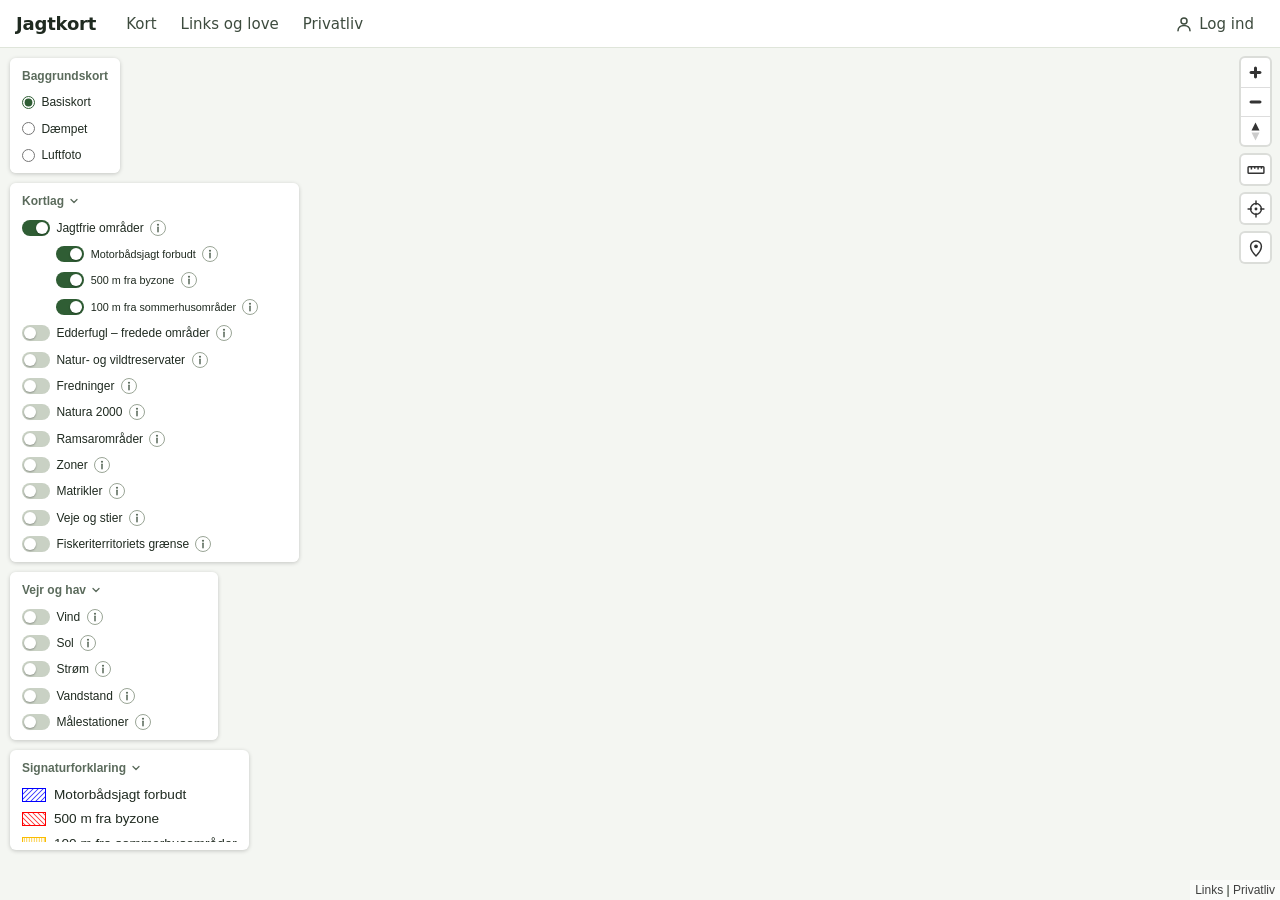
<file: index.html>
<!doctype html>
<html lang="da">
  <head>
    <meta charset="UTF-8" />
    <meta name="viewport" content="width=device-width, initial-scale=1.0" />
    <title>Jagtkort – jagtfrie områder, reservater og matrikler i Danmark</title>
    <meta
      name="description"
      content="Gratis jagtkort over Danmark: jagtfrie områder, natur- og vildtreservater, fredninger, Natura 2000, byzoner, matrikler, veje og vindprognose på ét kort."
    />
    <meta property="og:type" content="website" />
    <meta property="og:locale" content="da_DK" />
    <meta property="og:site_name" content="Jagtkort" />
    <meta property="og:title" content="Jagtkort – jagtfrie områder, reservater og matrikler i Danmark" />
    <meta
      property="og:description"
      content="Gratis jagtkort over Danmark: jagtfrie områder, natur- og vildtreservater, fredninger, Natura 2000, byzoner, matrikler, veje og vindprognose på ét kort."
    />
    <meta property="og:url" content="https://jagtkort.dk/" />
    <script type="module" crossorigin src="./assets/index-DFAUlgIz.js"></script>
    <link rel="stylesheet" crossorigin href="./assets/index-CsdCX6Qp.css">
  </head>
  <body>
    <div id="root"></div>
  </body>
</html>
</file>
<file: assets/index-CsdCX6Qp.css>
:root{color-scheme:light;font-family:system-ui,-apple-system,Segoe UI,Roboto,sans-serif;color:#1f2a20;background:#f4f6f2;--forecast-card-height: 5.5rem}*{box-sizing:border-box}body{margin:0}.map-panels{position:absolute;top:10px;left:10px;display:flex;flex-direction:column;align-items:flex-start;gap:10px;max-height:calc(100% - 20px - 2.5rem)}.map-panels.is-closed>:not(.map-panels-toggle){display:none}@media (max-width: 600px),(max-height: 500px){.map-panels{top:0;left:0;max-height:calc(100% - 2.5rem);padding:10px;overflow-y:auto}.map-panels .map-panel-legend{flex-shrink:0}.map-panels:has(~.forecast-card){max-height:calc(100% - 6.25rem - var(--forecast-card-height))}}.map-panel{display:flex;flex-direction:column;flex-shrink:0;gap:.4rem;min-width:0;margin:0;padding:.5rem .75rem;border:0;border-radius:6px;background:#fff;box-shadow:0 1px 4px #0003;accent-color:#2f5d34}.map-panel-legend{flex-shrink:1;min-height:2rem}.map-panel legend,.map-panel-heading{float:left;margin:0;padding:0;font-size:.75rem;font-weight:600;color:#5b6b5c}.map-panel-toggle{display:flex;gap:.25rem;align-items:center;padding:0;border:0;background:none;color:inherit;font:inherit;cursor:pointer}.map-panel-toggle svg{transition:transform .15s ease}.map-panel-toggle[aria-expanded=false] svg{transform:rotate(-90deg)}.map-panel-toggle:focus-visible{outline:2px solid #2f5d34;outline-offset:2px}.map-panel-body{display:flex;flex-direction:column;gap:.4rem}.map-panel label{display:flex;gap:.4rem;align-items:center;cursor:pointer}.map-panel input{margin:0}.map-panel-row{position:relative;display:flex;gap:.4rem;align-items:center}.map-info-button{-webkit-appearance:none;-moz-appearance:none;appearance:none;display:grid;place-items:center;width:1rem;height:1rem;padding:0;border:1px solid #9aa596;border-radius:50%;background:#fff;color:#5b6b5c;cursor:pointer}.map-info-button svg{width:100%;height:100%}.map-info-button:hover,.map-info-button[aria-expanded=true]{border-color:#2f5d34;background:#2f5d34;color:#fff}.map-info-button:focus-visible{outline:2px solid #2f5d34;outline-offset:2px}.map-info-box{position:absolute;z-index:1;top:-.5rem;left:calc(100% + .75rem + 10px);width:max-content;max-width:16rem;padding:.6rem .75rem;border-radius:6px;background:#fff;box-shadow:0 1px 4px #0003;font-size:.85rem;line-height:1.4}@media (max-width: 600px),(max-height: 500px){.map-info-box{top:calc(100% + .3rem);left:0;width:auto;max-width:none;right:0}}.map-info-box p{margin:0 0 .3rem}.map-info-box a{color:#2f5d34}.visually-hidden{position:absolute;width:1px;height:1px;overflow:hidden;clip:rect(0 0 0 0);white-space:nowrap}.map-panel-status{display:grid;margin-left:auto;padding-left:.5rem;color:#888}.map-panel-status>*{grid-area:1 / 1;justify-self:end;display:flex;align-items:center;gap:.35em;visibility:hidden}.map-panel-status>.is-current{visibility:visible}.map-panel-spinner{width:1.1em;height:1.1em;border:2px solid #c9d1c4;border-top-color:#2f5d34;border-radius:50%;animation:map-panel-spin .8s linear infinite}@keyframes map-panel-spin{to{transform:rotate(360deg)}}.map-panel-parts{display:flex;flex-direction:column;gap:.4rem;padding-left:2.15rem;font-size:.9em}.map-panel-subheading{margin:.2rem 0 0;font-size:.7rem;font-weight:600;color:#5b6b5c}.map-legend{display:flex;flex-direction:column;gap:.3rem;min-height:0;margin:0;padding:0;overflow-y:auto;font-size:.85rem;list-style:none}.map-legend li{display:flex;flex:none;gap:.5rem;align-items:center}.area-swatch{flex:none;width:24px;height:14px;border:1.25px solid}.line-swatch{flex:none;width:24px;height:14px}.switch{-webkit-appearance:none;-moz-appearance:none;appearance:none;position:relative;flex:none;width:1.75rem;height:1rem;border-radius:.5rem;background:#c9d1c4;cursor:pointer;transition:background-color .15s ease}.switch:before{content:"";position:absolute;top:2px;left:2px;width:calc(1rem - 4px);height:calc(1rem - 4px);border-radius:50%;background:#fff;box-shadow:0 1px 2px #0000004d;transition:transform .15s ease}.switch:checked{background:#2f5d34}.switch:checked:before{transform:translate(.75rem)}.switch:focus-visible{outline:2px solid #2f5d34;outline-offset:2px}.maplibregl-ctrl-group .tool-button{display:flex;align-items:center;justify-content:center;color:#333}.maplibregl-ctrl-group .tool-button[aria-pressed=true]{background:#2f5d34;color:#fff}.measure-point{width:12px;height:12px;border:2px solid #000;border-radius:50%;background:#fff;cursor:pointer}.tool-card{position:absolute;bottom:4.5rem;left:50%;transform:translate(-50%);display:flex;gap:.75rem;align-items:center;padding:.5rem .75rem;border-radius:6px;background:#fff;box-shadow:0 1px 4px #0003;white-space:nowrap}.measure-card span{min-width:10.5em;font-variant-numeric:tabular-nums}.tool-card button{padding:.2rem .5rem;border:1px solid #c9d1c4;border-radius:4px;background:#fff;font:inherit;cursor:pointer}.inspect-point{width:12px;height:12px;border:2px solid #fff;border-radius:50%;background:#2f5d34;box-shadow:0 0 0 1px #0006}.inspect-panel{position:absolute;top:10px;right:49px;width:20rem;max-height:calc(100% - 20px - 2.5rem);overflow-y:auto;padding:.6rem .75rem;border-radius:6px;background:#fff;box-shadow:0 1px 4px #0003}@media (max-width: 800px){.inspect-panel{top:auto;right:10px;bottom:4.5rem;left:10px;width:auto;max-height:45%}.forecast-card~.inspect-panel{bottom:calc(6.25rem + var(--forecast-card-height) + .5rem);max-height:35%}}.inspect-header{display:flex;flex-wrap:wrap;gap:.4rem;align-items:flex-start;margin-bottom:.5rem}.inspect-share,.inspect-close{flex:none;height:1.75rem;padding:0 .5rem;border:1px solid #c9d1c4;border-radius:4px;background:#fff;color:inherit;font:inherit;cursor:pointer}.inspect-close{width:1.75rem;padding:0 0 .1rem;font-size:1.25rem;line-height:1}.inspect-share:focus-visible,.inspect-close:focus-visible{outline:2px solid #2f5d34;outline-offset:2px}.inspect-link{order:1;flex:0 0 100%;min-width:0;padding:.2rem .4rem;border:1px solid #c9d1c4;border-radius:4px;font:inherit}.inspect{font-size:.85rem;line-height:1.35}.inspect small{display:block;color:#5b6b5c}.inspect a{color:#2f5d34}.inspect-position{flex:1;margin:0;font-variant-numeric:tabular-nums}.inspect dl{display:grid;grid-template-columns:auto 1fr;gap:.35rem .75rem;margin:0}.inspect dt{color:#5b6b5c}.inspect dd{margin:0}.inspect-item{display:block}.inspect-item+.inspect-item{margin-top:.25rem}.hunting-rules dl{display:block}.hunting-rule-row{display:grid;grid-template-columns:minmax(0,1fr) minmax(0,2fr);gap:.35rem;margin-bottom:.35rem}.hunting-rule-row dt{overflow-wrap:anywhere}.inspect h3{margin:.7rem 0 .35rem;padding-top:.5rem;border-top:1px solid #e3e8df;font-size:inherit}.inspect-areas{display:flex;flex-direction:column;gap:.35rem;margin:0;padding:0;list-style:none}.inspect-areas li{display:flex;gap:.5rem;align-items:flex-start}.inspect-areas .area-swatch{margin-top:.1rem}.inspect-rule{color:#5b6b5c;font-size:.8rem}.inspect-rule summary{cursor:pointer}.inspect-rule p{margin:.2rem 0 .3rem;white-space:pre-line}.inspect-areas+.inspect-areas,.inspect-areas+.inspect-note{margin-top:.35rem}.inspect-note{margin:0;color:#5b6b5c}.inspect-pending{display:flex;gap:.35em;align-items:center;color:#888}.water-level{margin:.35rem 0 0}.water-level-readout{margin:0 0 .15rem;font-variant-numeric:tabular-nums}.water-level svg{display:block;width:100%;height:auto;touch-action:pan-y;font-size:9px;fill:#5b6b5c}.water-level-grid{stroke:#e3e8df}.water-level-normal{stroke:#9aa596}.water-level-now{stroke:#2f5d34;stroke-dasharray:2 2}.water-level-pointer{stroke:#444}.water-level-slider{stroke:#2f5d34;stroke-width:1.5}.water-level-measured,.water-level-forecast{fill:none;stroke-width:1.75;stroke-linejoin:round}.water-level-measured{stroke:#0b2a6b}.water-level-forecast{stroke:#e0662b;stroke-dasharray:4 3}.water-level figcaption{display:flex;flex-wrap:wrap;gap:.2rem .4rem;align-items:center;font-size:.75rem;color:#5b6b5c}.water-level-key{display:inline-block;width:18px;border-top:2px solid #0b2a6b}.water-level-key-forecast{margin-left:.4rem;border-top:2px dashed #e0662b}.water-level-key-slider{width:2px;height:.75rem;margin-left:.4rem;border-top:0;background:#2f5d34}.water-level-note{margin-top:.3rem;font-size:.75rem}.inspect-credits{margin:.6rem 0 0;font-size:.7rem;color:#5b6b5c}.inspect-credits a{color:inherit}.forecast-card{position:absolute;bottom:6.25rem;left:50%;transform:translate(-50%);width:min(24rem,calc(100% - 20px));padding:.5rem .75rem;border-radius:6px;background:#fff;box-shadow:0 1px 4px #0003}.forecast-card~.tool-card{bottom:calc(6.25rem + var(--forecast-card-height) + .5rem)}.forecast-card-time{display:flex;align-items:center;height:1.75rem;font-variant-numeric:tabular-nums}.forecast-card-time output{flex:1;text-align:center}.forecast-card-time button{width:1.75rem;height:1.75rem;padding:0 0 .15rem;border:1px solid #c9d1c4;border-radius:4px;background:#fff;color:inherit;font:inherit;font-size:1.25rem;line-height:1;cursor:pointer}.forecast-card-time button:disabled{color:#c9d1c4;cursor:default}.forecast-card-time .forecast-now{width:auto;margin-left:.4rem;padding:0 .5rem;font-size:.8rem}.forecast-slider-track{position:relative}.forecast-daylight{position:absolute;top:calc(50% - 3px);right:.625rem;left:.625rem;height:6px;border-radius:3px}.point-card{margin-bottom:.35rem;padding-bottom:.35rem;border-bottom:1px solid #e3e8df}.point-where{display:flex;gap:.5rem;align-items:center;justify-content:space-between;margin:0 0 .15rem;font-size:.7rem;color:#5b6b5c}.point-where a{color:inherit}.point-summary{flex:1;overflow:hidden;font-size:.8rem;color:#1f2a20;white-space:nowrap;text-overflow:ellipsis;font-variant-numeric:tabular-nums}.point-row{display:grid;grid-template-columns:2.4rem minmax(0,1fr) 5rem;gap:.4rem;align-items:center;min-height:1.6rem;font-size:.8rem;font-variant-numeric:tabular-nums}.point-text{white-space:normal}.point-big{font-weight:600;text-align:center;white-space:nowrap}.point-note{color:#888}.point-times{font-size:.7rem;color:#5b6b5c;text-align:right;white-space:normal}.dial{justify-self:center;width:1.5rem;height:1.5rem}.dial-rim{fill:#fff;stroke:#c9d1c4}.dial-north{stroke:#1f2a20;stroke-width:1.5}.dial-arrow{fill:none;stroke:#1f2a20;stroke-width:1.75;stroke-linecap:round;stroke-linejoin:round}.dial-sun{fill:#f6c445;stroke:#c98a00}.dial:has(.dial-sun) .dial-arrow{stroke:#c98a00}.dial.is-down .dial-sun{fill:#c9d1c4;stroke:#9aa596}.spark{display:block;width:100%;height:1.25rem}.spark path{fill:none;vector-effect:non-scaling-stroke}.spark-line{stroke:#2f5d34;stroke-width:1.5}.spark-other{stroke:#9aa596;stroke-width:1}.spark-zero{stroke:#c9d1c4;stroke-dasharray:2 2}.spark-hour{stroke:#e0662b;stroke-width:1.5}.forecast-slider{position:relative;-webkit-appearance:none;-moz-appearance:none;appearance:none;display:block;width:100%;height:1.75rem;margin:0;background:none;cursor:pointer}.forecast-slider::-webkit-slider-runnable-track{height:4px;border-radius:2px;background:transparent}.forecast-slider::-moz-range-track{height:4px;border-radius:2px;background:transparent}.forecast-slider::-webkit-slider-thumb{-webkit-appearance:none;-moz-appearance:none;appearance:none;width:1.25rem;height:1.25rem;margin-top:calc(2px - .625rem);border:2px solid #fff;border-radius:50%;background:#2f5d34;box-shadow:0 1px 2px #0000004d}.forecast-slider::-moz-range-thumb{box-sizing:border-box;width:1.25rem;height:1.25rem;border:2px solid #fff;border-radius:50%;background:#2f5d34;box-shadow:0 1px 2px #0000004d}.forecast-slider:focus-visible{outline:2px solid #2f5d34;outline-offset:2px}.forecast-days{position:relative;height:1rem;margin:0 .625rem;font-size:.7rem;line-height:1rem;color:#5b6b5c}.forecast-days span{position:absolute;top:0;height:100%;padding-left:.25rem;border-left:1px solid #9aa596;white-space:nowrap}.sun-compass{position:absolute;top:50%;left:50%;transform:translate(-50%,-50%);pointer-events:none}.sun-compass svg{display:block;font-size:11px;font-weight:600;filter:drop-shadow(0 0 1px #fff) drop-shadow(0 0 1px #fff)}.sun-compass line,.sun-ring,.sun-path{fill:none;stroke-linecap:round}.sun-ring{stroke:#2828288c;stroke-width:1.25;stroke-dasharray:3 3}.sun-path{stroke:#f1d184;stroke-width:2.5;stroke-dasharray:1 4}.sun-rise,.sun-set{stroke-width:2.5}.sun-rise{stroke:#e0862b}.sun-set{stroke:#9b3d6e}.sun-light{stroke:#e7a21b;stroke-width:3.5}.sun-light-head{fill:#e7a21b}.sun-shadow{stroke:#1f2a20b3;stroke-width:5}.sun-disc{fill:#f6c445;stroke:#fff;stroke-width:2}.sun-disc.is-down{fill:#9aa596}.sun-centre{fill:#1f2a20;stroke:#fff;stroke-width:1.5}.sun-label,.sun-north{fill:#1f2a20;stroke:#fff;stroke-width:3px;stroke-linejoin:round;paint-order:stroke}.sun-north{font-size:9px}.page{max-width:1100px;margin:0 auto;padding:3rem 1.25rem 4rem}.page__header h1{margin:0 0 .25rem;font-size:2.25rem;letter-spacing:-.02em}.page__header p{margin:0 0 2rem;color:#5b6b5c}.cards{list-style:none;margin:0;padding:0;display:grid;gap:1.5rem;grid-template-columns:repeat(auto-fill,minmax(280px,1fr))}.cards li{position:relative;transition:transform .15s ease}.cards li:hover,.cards li:has(:focus-visible){transform:translateY(-3px)}.card{display:flex;flex-direction:column;height:100%;overflow:hidden;border-radius:12px;background:#fff;color:inherit;text-decoration:none;box-shadow:0 1px 2px #1f2a2014,0 8px 24px #1f2a200f;transition:box-shadow .15s ease}.cards li:hover .card,.card:focus-visible{box-shadow:0 2px 4px #1f2a201a,0 14px 32px #1f2a201f}.card__image{display:block;width:100%;aspect-ratio:16 / 10;object-fit:cover;background:#e3e8df}.card__credit{position:absolute;top:0;right:0;margin:0;padding:.1rem .45rem;border-radius:0 12px 0 6px;font-size:.6875rem;color:#fff;background:#1f2a20cc}.card__credit a{color:inherit;text-decoration:none}.card__credit a:hover{text-decoration:underline}.card__body{padding:1rem 1.1rem 1.25rem}.card__body h2{margin:0 0 .35rem;font-size:1.1rem}.card__body p{margin:0;font-size:.9rem;line-height:1.45;color:#5b6b5c}.about{max-width:44rem;margin-top:3rem}.about h2{margin:0 0 .25rem;font-size:1.5rem}.about p{margin:0 0 .75rem;color:#5b6b5c;line-height:1.5}.about a{color:#2f5d34}.laws{margin-top:3rem}.laws h2{margin:0 0 .25rem;font-size:1.5rem}.laws p{margin:0 0 1rem;color:#5b6b5c}.laws ul{margin:0;padding:0;list-style:none;border-radius:12px;background:#fff;box-shadow:0 1px 2px #1f2a2014,0 8px 24px #1f2a200f}.laws li{display:flex;flex-wrap:wrap;justify-content:space-between;gap:.25rem 1rem;padding:.85rem 1.1rem}.laws li+li{border-top:1px solid #e3e8df}.laws a{color:#2f5d34;font-weight:600;text-decoration:none}.laws a:hover,.laws a:focus-visible{text-decoration:underline}.laws__ref{font-size:.85rem;color:#5b6b5c}.page__footer{margin-top:3rem;padding-top:1rem;border-top:1px solid #dfe5da;font-size:.75rem;line-height:1.5;color:#5b6b5c}.page__footer a{color:inherit}.page__header a,.text a{color:#2f5d34}.text{max-width:44rem;line-height:1.55}.text p{margin:0 0 .75rem}.site--map{display:flex;flex-direction:column;height:100vh;height:100dvh}.site--map .site-content{position:relative;flex:1;min-height:0}.site-header{position:relative;z-index:3;display:flex;align-items:center;gap:1.25rem;height:3rem;padding:0 1rem;background:#fff;border-bottom:1px solid #dfe5da}.site-header-brand{font-size:1.125rem;font-weight:700;letter-spacing:-.01em;color:inherit;text-decoration:none}.site-header svg{flex-shrink:0;fill:none;stroke:currentColor;stroke-width:2;stroke-linecap:round}.site-header-nav{display:flex;flex:1;align-items:center;gap:.25rem;min-width:0}.site-header-nav ul{display:flex;gap:.25rem;margin:0;padding:0;list-style:none}.site-header-nav a{display:flex;align-items:center;gap:.375rem;padding:.375rem .625rem;border-radius:6px;font-size:.9375rem;color:#3d4b3e;text-decoration:none;white-space:nowrap}.site-header-nav a:hover{background:#eef2ea}.site-header-nav a[aria-current=page]{font-weight:600;color:#2f5d34;background:#e3ecdd}.site-header a:focus-visible,.site-header-toggle:focus-visible{outline:2px solid #2f5d34;outline-offset:2px}.site-header-account{min-width:0;max-width:18rem;margin-left:auto}.site-header-account span{overflow:hidden;text-overflow:ellipsis}.site-header-toggle{display:none;align-items:center;justify-content:center;width:2.25rem;height:2.25rem;margin-left:auto;padding:0;border:0;border-radius:6px;color:inherit;background:none;cursor:pointer}.site-header-toggle:hover{background:#eef2ea}@media (max-width: 600px){.site-header-toggle{display:flex}.site-header-nav{position:absolute;top:100%;left:0;right:0;display:none;flex-direction:column;align-items:stretch;padding:.5rem;background:#fff;border-bottom:1px solid #dfe5da;box-shadow:0 6px 12px #0000001f}.site-header-nav.is-open{display:flex}.site-header-nav ul{flex-direction:column}.site-header-nav a{padding:.625rem .75rem}.site-header-account{max-width:none;margin-left:0;border-top:1px solid #dfe5da}}.account-form{display:flex;flex-direction:column;gap:.875rem;max-width:22rem}.account-form label{display:flex;flex-direction:column;gap:.25rem;font-size:.875rem;font-weight:600}.account-form input{padding:.5rem .625rem;border:1px solid #c9d3c3;border-radius:6px;font:inherit;font-weight:400;background:#fff}.account-form button,.account-button{align-self:flex-start;padding:.5rem 1.125rem;border:0;border-radius:6px;font:inherit;font-weight:600;color:#fff;background:#2f5d34;cursor:pointer}.account-form button:disabled,.account-button:disabled{opacity:.6;cursor:default}.account input:focus-visible,.account button:focus-visible{outline:2px solid #2f5d34;outline-offset:2px}.text .account-error{margin:0;color:#a3271f}.my-point-draft{width:18px;height:18px;border:3px solid #fff;border-radius:50%;background:#c2410c;box-shadow:0 0 0 1px #0006,0 2px 6px #0000004d;cursor:grab}.my-point-header{display:flex;gap:.5rem;align-items:flex-start}.my-point-header h3{flex:1;margin:.15rem 0 0;font-size:1rem;overflow-wrap:anywhere}.my-point-position{margin:.1rem 0 .6rem;font-size:.8125rem;color:#5b6b5c;font-variant-numeric:tabular-nums}.my-point-note{margin:0 0 .75rem;font-size:.875rem;line-height:1.45;white-space:pre-wrap;overflow-wrap:anywhere}.my-point-form{display:flex;flex-direction:column;gap:.6rem}.my-point-form label{display:flex;flex-direction:column;gap:.2rem;font-size:.8125rem;font-weight:600}.my-point-form input,.my-point-form textarea{padding:.4rem .5rem;border:1px solid #c9d1c4;border-radius:4px;font:inherit;font-size:.875rem;font-weight:400;resize:vertical}.my-point-form small{font-size:.75rem;color:#5b6b5c}.my-point-error{margin:0;font-size:.8125rem;color:#a3271f}.my-point-buttons{display:flex;gap:.5rem}.my-point-buttons button{padding:.3rem .75rem;border:1px solid #c9d1c4;border-radius:4px;font:inherit;font-size:.875rem;color:inherit;background:#fff;cursor:pointer}.my-point-buttons .my-point-primary{border-color:#2f5d34;font-weight:600;color:#fff;background:#2f5d34}.my-point-buttons button:disabled{opacity:.6;cursor:default}.my-point input:focus-visible,.my-point textarea:focus-visible,.my-point button:focus-visible{outline:2px solid #2f5d34;outline-offset:1px}.tool-card a{color:#2f5d34}
</file>
